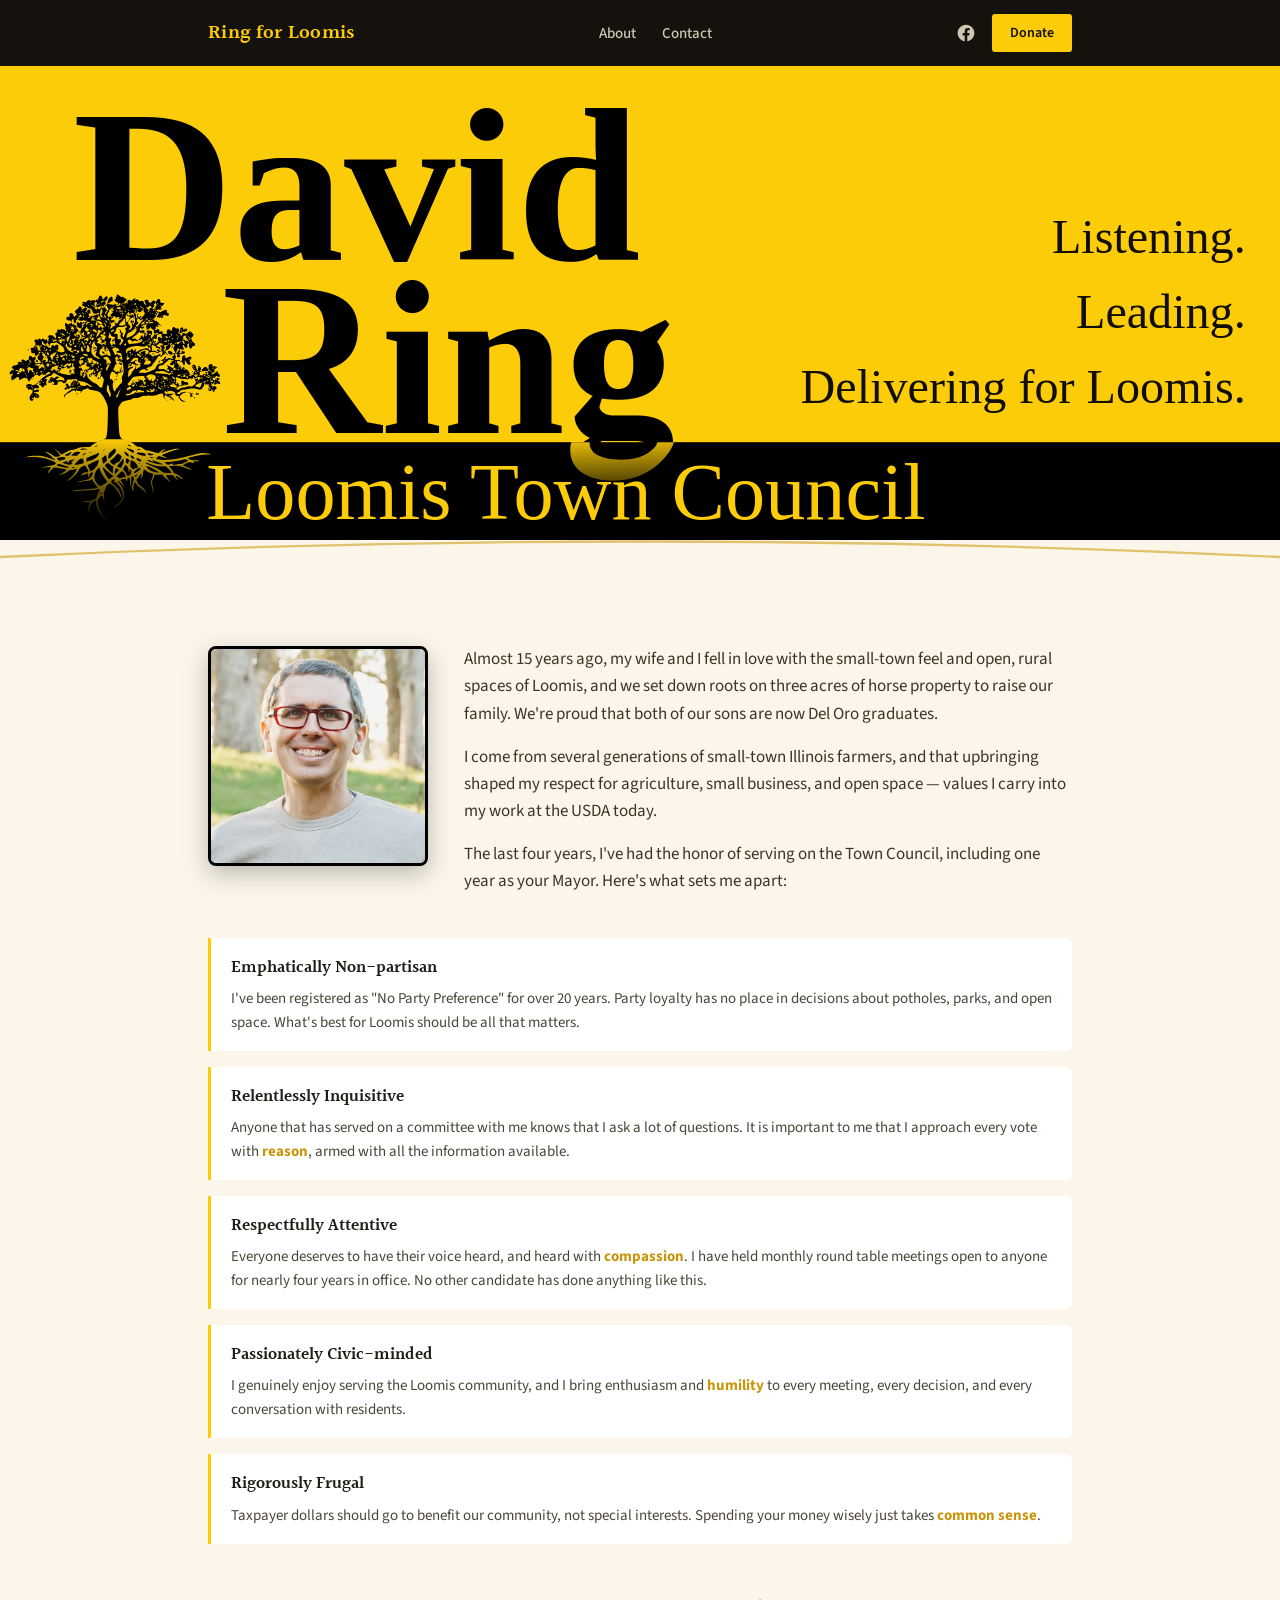
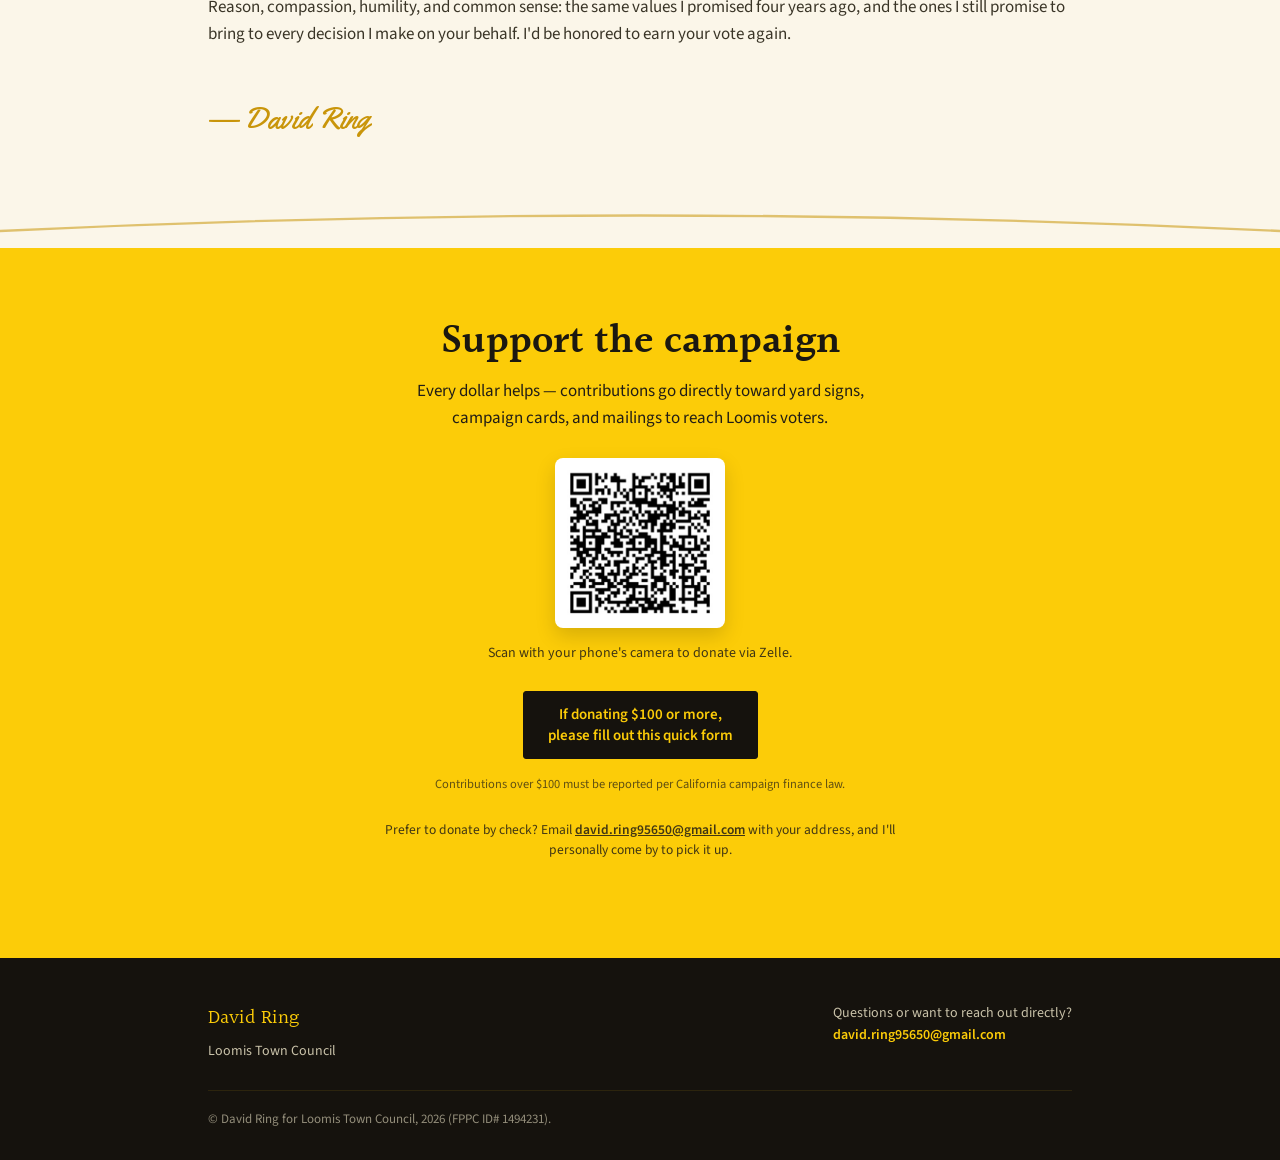
<file: index.html>
<!DOCTYPE html>
<html lang="en">
<head>
<meta charset="UTF-8">
<meta name="viewport" content="width=device-width, initial-scale=1.0">
<title>David Ring for Loomis Town Council</title>
<link rel="preconnect" href="https://fonts.googleapis.com">
<link rel="preconnect" href="https://fonts.gstatic.com" crossorigin>
<link href="https://fonts.googleapis.com/css2?family=Halant:wght@500;600;700&family=Yellowtail&family=Source+Sans+3:wght@400;500;600;700&display=swap" rel="stylesheet">
<link rel="stylesheet" href="styles.css">
</head>
<body>

<nav>
  <div class="wrap">
    <div class="nav-name">Ring for Loomis</div>
    <ul class="nav-links">
      <li><a href="#about">About</a></li>
      <!-- <li><a href="#endorsements">Endorsements</a></li> -->
      <li><a href="#contact">Contact</a></li>
    </ul>
    <div class="nav-actions">
      <a class="nav-social" href="https://www.facebook.com/DavidRingForLoomis/" target="_blank" rel="noopener" aria-label="Facebook">
        <svg viewBox="0 0 24 24" width="20" height="20" fill="currentColor"><path d="M22 12.06C22 6.5 17.52 2 12 2S2 6.5 2 12.06c0 5 3.66 9.16 8.44 9.94v-7.03H7.9v-2.91h2.54V9.85c0-2.5 1.49-3.89 3.77-3.89 1.09 0 2.23.2 2.23.2v2.45h-1.26c-1.24 0-1.63.77-1.63 1.56v1.89h2.78l-.45 2.91h-2.33V22c4.78-.78 8.44-4.94 8.44-9.94z"/></svg>
      </a>
      <a class="nav-cta" href="#donate">Donate</a>
    </div>
  </div>
</nav>

<header class="hero-gold">
  <img src="images/hero-banner.svg" alt="David Ring for Loomis Town Council" class="hero-banner-img">
</header>

<div class="root-divider" style="background:var(--cream)">
  <svg viewBox="0 0 1000 34" preserveAspectRatio="none" xmlns="http://www.w3.org/2000/svg">
    <path d="M0 17 Q 500 -14 1000 17" fill="none" stroke="#C9950A" stroke-width="2.4" stroke-linecap="round" opacity="0.55"/>
  </svg>
</div>

<section id="about">
  <div class="wrap">
    <div class="about-intro">
      <img src="images/headshot.jpg" alt="David Ring" class="about-photo">
      <div class="about-body">
        <p>Almost 15 years ago, my wife and I fell in love with the small-town feel and open, rural spaces of Loomis, and we set down roots on three acres of horse property to raise our family. We're proud that both of our sons are now Del Oro graduates.</p>
        <p>I come from several generations of small-town Illinois farmers, and that upbringing shaped my respect for agriculture, small business, and open space &mdash; values I carry into my work at the USDA today.</p>
        <p>The last four years, I've had the honor of serving on the Town Council, including one year as your Mayor. Here's what sets me apart:</p>
      </div>
    </div>

    <div class="about-grid">
      <ul class="traits-list">
        <li>
          <div class="trait-label">Emphatically Non-partisan</div>
          <p>I've been registered as "No Party Preference" for over 20 years. Party loyalty has no place in decisions about potholes, parks, and open space. What's best for Loomis should be all that matters.</p>
        </li>
        <li>
          <div class="trait-label">Relentlessly Inquisitive</div>
          <p>Anyone that has served on a committee with me knows that I ask a lot of questions. It is important to me that I approach every vote with <span class="callout">reason</span>, armed with all the information available.</p>
        </li>
        <li>
          <div class="trait-label">Respectfully Attentive</div>
          <p>Everyone deserves to have their voice heard, and heard with <span class="callout">compassion</span>. I have held monthly round table meetings open to anyone for nearly four years in office. No other candidate has done anything like this.</p>
        </li>
        <li>
          <div class="trait-label">Passionately Civic-minded</div>
          <p>I genuinely enjoy serving the Loomis community, and I bring enthusiasm and <span class="callout">humility</span> to every meeting, every decision, and every conversation with residents.</p>
        </li>
        <li>
          <div class="trait-label">Rigorously Frugal</div>
          <p>Taxpayer dollars should go to benefit our community, not special interests. Spending your money wisely just takes <span class="callout">common sense</span>.</p>
        </li>
      </ul>

      <div class="about-body">
        <p>Reason, compassion, humility, and common sense: the same values I promised four years ago, and the ones I still promise to bring to every decision I make on your behalf. I'd be honored to earn your vote again.</p>
      </div>
      <div class="signoff">&mdash; David Ring</div>
    </div>
  </div>
</section>

<div class="root-divider" style="background:var(--cream)">
  <svg viewBox="0 0 1000 34" preserveAspectRatio="none" xmlns="http://www.w3.org/2000/svg">
    <path d="M0 17 Q 500 -14 1000 17" fill="none" stroke="#C9950A" stroke-width="2.4" stroke-linecap="round" opacity="0.55"/>
  </svg>
</div>

<!--
<section id="endorsements" class="endorsements">
  <img src="images/oak.png" alt="" class="endorsements-watermark">
  <div class="wrap">
    <div class="section-label">Endorsements</div>
    <h2 class="section-title">Trusted by our community.</h2>
    <div class="endorse-grid">
      <div class="endorse-card">
        <p class="endorse-quote">"[Placeholder quote &mdash; replace with a real endorsement]"</p>
        <div class="endorse-who"><b>[Endorser Name]</b>[Title or Organization]</div>
      </div>
      <div class="endorse-card">
        <p class="endorse-quote">"[Placeholder quote &mdash; replace with a real endorsement]"</p>
        <div class="endorse-who"><b>[Endorser Name]</b>[Title or Organization]</div>
      </div>
      <div class="endorse-card">
        <p class="endorse-quote">"[Placeholder quote &mdash; replace with a real endorsement]"</p>
        <div class="endorse-who"><b>[Endorser Name]</b>[Title or Organization]</div>
      </div>
    </div>
    <p class="endorse-placeholder-note">These are placeholder cards &mdash; swap in real names, titles, and quotes once you have permission from each endorser to use them publicly.</p>
  </div>
</section>
-->

<section id="donate" class="donate">
  <div class="wrap">
    <h2>Support the campaign</h2>
    <p>Every dollar helps &mdash; contributions go directly toward yard signs, campaign cards, and mailings to reach Loomis voters.</p>
    <img src="images/zelle-qr.png" alt="Scan to donate via Zelle" class="donate-qr">
    <p class="donate-note">Scan with your phone's camera to donate via Zelle.</p>
    <a class="btn btn-outline btn-form" href="https://forms.gle/g8jNpNa6BkSfLGcD9" target="_blank" rel="noopener">If donating $100 or more,<br> please fill out this quick form</a>
        <p class="donate-disclosure">Contributions over $100 must be reported per California campaign finance law.</p>
    <p class="donate-alt">Prefer to donate by check? Email <a href="mailto:david.ring95650@gmail.com">david.ring95650@gmail.com</a> with your address, and I'll personally come by to pick it up.</p>
  </div>
</section>

<footer id="contact">
  <div class="wrap">
    <div class="footer-top">
      <div>
        <div class="footer-name">David Ring</div>
        <div>Loomis Town Council</div>
      </div>
      <div>
        <div>Questions or want to reach out directly?</div>
        <a class="email" href="mailto:david.ring95650@gmail.com">david.ring95650@gmail.com</a>
      </div>
    </div>
    <div class="footer-bottom">
      &copy; David Ring for Loomis Town Council, 2026 (FPPC ID# 1494231).
    </div>
  </div>
</footer>

</body>
</html>
</file>
<file: styles.css>
:root{
    --gold: #FCCC08;
    --gold-deep: #C9950A;
    --black: #15120D;
    --charcoal: #211D16;
    --cream: #FBF6E9;
    --ink: #1B1810;
    --line: rgba(21,18,13,0.12);
  }

  *{ box-sizing:border-box; }
  html{ scroll-behavior:smooth; }
  body{
    margin:0;
    background:var(--cream);
    color:var(--ink);
    font-family:'Source Sans 3', sans-serif;
    line-height:1.6;
    font-size:17px;
  }
  h1,h2,h3{
    font-family:'Halant', serif;
    font-weight:600;
    margin:0;
    line-height:1.1;
  }
  .script{
    font-family:'Yellowtail', cursive;
    font-weight:400;
  }
  a{ color:inherit; }
  .wrap{
    max-width:920px;
    margin:0 auto;
    padding:0 28px;
  }

  /* ---------- NAV ---------- */
  nav{
    position:sticky; top:0; z-index:50;
    background:var(--black);
  }
  nav .wrap{
    display:flex; align-items:center; justify-content:space-between;
    padding-top:14px; padding-bottom:14px;
  }
  .nav-name{
    color:var(--gold);
    font-family:'Halant', serif;
    font-weight:600;
    font-size:20px;
    letter-spacing:0.3px;
  }
  .nav-links{ display:flex; gap:26px; list-style:none; margin:0; padding:0; }
  .nav-links a{
    color:#EFE7CE; text-decoration:none; font-size:15px; font-weight:500;
    opacity:0.85; transition:opacity .15s;
  }
  .nav-links a:hover{ opacity:1; color:var(--gold); }
  .nav-actions{ display:flex; align-items:center; gap:16px; }
  .nav-social{
    color:#EFE7CE; display:flex; align-items:center;
    opacity:0.85; transition:opacity .15s, color .15s;
  }
  .nav-social:hover{ opacity:1; color:var(--gold); }
  .nav-cta{
    background:var(--gold); color:var(--black); padding:8px 18px;
    border-radius:3px; font-weight:600; text-decoration:none; font-size:14px;
  }
  @media (max-width:640px){ .nav-links{ display:none; } }

  /* ---------- HERO (sign-block layout) ---------- */
  .hero-gold{
    background:var(--gold);
    line-height:0;
  }
  .hero-banner-img{
    width:100%;
    height:auto;
    display:block;
  }

  .btn{
    display:inline-block; padding:12px 24px; border-radius:3px;
    font-weight:600; text-decoration:none; font-size:15px;
    transition:transform .15s, opacity .15s;
  }
  .btn:hover{ transform:translateY(-1px); }
  .btn-gold{ background:var(--gold); color:var(--black); }
  .btn-outline{ border:1.5px solid var(--gold); color:var(--gold); }
  .btn-form{
    background: var(--black);
    color: var(--gold);
    border-color: var(--black);
    margin-bottom: 16px;
    line-height:1.4;
  }

  /* ---------- ROOT DIVIDER ---------- */
  .root-divider{ width:100%; height:34px; display:block; }
  .root-divider svg{ width:100%; height:100%; display:block; }

  /* ---------- SECTIONS ---------- */
  section{ padding:72px 0; }
  .section-label{
    text-transform:uppercase; letter-spacing:2.5px; font-size:13px;
    font-weight:700; color:var(--gold-deep); margin-bottom:14px;
  }
  .section-title{ font-size:clamp(30px,4vw,42px); margin-bottom:28px; }

  /* About */
  .about-intro{
    display:flex; gap:36px; align-items:flex-start;
    margin-bottom:36px;
  }
  .about-photo{
    width:220px; height:220px; flex-shrink:0;
    object-fit:cover; border-radius:8px;
    border:3px solid black;
    box-shadow: 0 8px 24px rgba(0,0,0,0.25);
  }
  @media (max-width:680px){
    .about-intro{ flex-direction:column; align-items:center; text-align:left; }
    .about-photo{ width:180px; height:180px; }
  }
  .about-grid{ display:grid; grid-template-columns: 1fr; gap:24px; }
  .about-body p{ margin:0 0 16px; color:#3a3527; }
  .about-body p:last-child{ margin-bottom:0; }
  .signoff{ font-family:'Yellowtail', cursive; font-size:30px; color:var(--gold-deep); margin-top:22px; }

  .traits-list{
    list-style:none; margin:6px 0 26px; padding:0;
    display:grid; gap:16px;
  }
  .traits-list li{
    background:#fff; border-left:3px solid var(--gold);
    border-radius:0 6px 6px 0; padding:16px 20px;
  }
  .trait-label{
    font-family:'Halant', serif; font-weight:600; font-size:17px;
    color:var(--charcoal); margin-bottom:6px;
  }
  .traits-list li p{ margin:0; font-size:15px; color:#4a4536; }
  .callout{ font-weight:700; color:var(--gold-deep); }

  /* Donate */
  /* Endorsements */
  .endorsements{ background:var(--cream); position:relative; overflow:hidden; }
  .endorsements-watermark{
    position:absolute;
    right:-40px; top:50%;
    transform:translateY(-50%);
    height:85%;
    width:auto;
    filter:grayscale(100%);
    opacity:0.08;
    pointer-events:none;
    z-index:0;
  }
  .endorsements .wrap{ position:relative; z-index:1; }
  .endorse-grid{
    display:grid; grid-template-columns:1fr 1fr 1fr; gap:20px;
  }
  @media (max-width:760px){ .endorse-grid{ grid-template-columns:1fr; } }
  .endorse-card{
    background:#fff; border:1px solid var(--line); border-radius:6px;
    padding:26px; display:flex; flex-direction:column; gap:14px;
  }
  .endorse-quote{
    font-family:'Halant', serif; font-size:16px; color:var(--charcoal);
    flex-grow:1; margin:0;
  }
  .endorse-who{ font-size:14px; color:#6b654e; }
  .endorse-who b{ color:var(--ink); display:block; font-size:15px; }
  .endorse-placeholder-note{
    margin-top:26px; font-size:13px; color:#7a745c; font-style:italic;
  }

  .donate{
    background:var(--gold);
    text-align:center;
  }
  .donate h2{ font-size:clamp(28px,4vw,40px); margin-bottom:14px; }
  .donate p{ max-width:520px; margin:0 auto 26px; color:var(--charcoal); }
  .donate-qr{
    width:170px; height:170px; display:block; margin:0 auto 14px;
    background:#fff; padding:12px; border-radius:8px;
    box-shadow: 0 8px 20px rgba(0,0,0,0.15);
  }
  .donate-note{
    margin-top:0; margin-bottom:0px; font-size:14px; color:var(--charcoal); opacity:0.85;
  }
  .donate-disclosure{
    font-size:12.5px; color:var(--charcoal); opacity:0.7;
    max-width:460px; margin:0 auto; line-height:1.5;
  }
  .donate-alt{
    font-size:13.5px; color:var(--charcoal); opacity:0.85;
    max-width:460px; margin:18px auto 0; line-height:1.5;
  }
  .donate-alt a{ font-weight:600; text-decoration:underline; }

  /* Footer */
  footer{
    background:var(--black); color:#c9c2a9; padding:44px 0 30px; font-size:14px;
  }
  .footer-top{
    display:flex; justify-content:space-between; align-items:flex-start;
    flex-wrap:wrap; gap:24px; margin-bottom:28px;
  }
  .footer-name{ font-family:'Halant',serif; color:var(--gold); font-size:20px; margin-bottom:6px;}
  footer a.email{ color:var(--gold); text-decoration:none; font-weight:600; }
  footer a.email:hover{ text-decoration:underline; }
  .footer-bottom{
    border-top:1px solid rgba(246,197,26,0.15); padding-top:18px; font-size:13px; opacity:0.7;
  }
</file>
